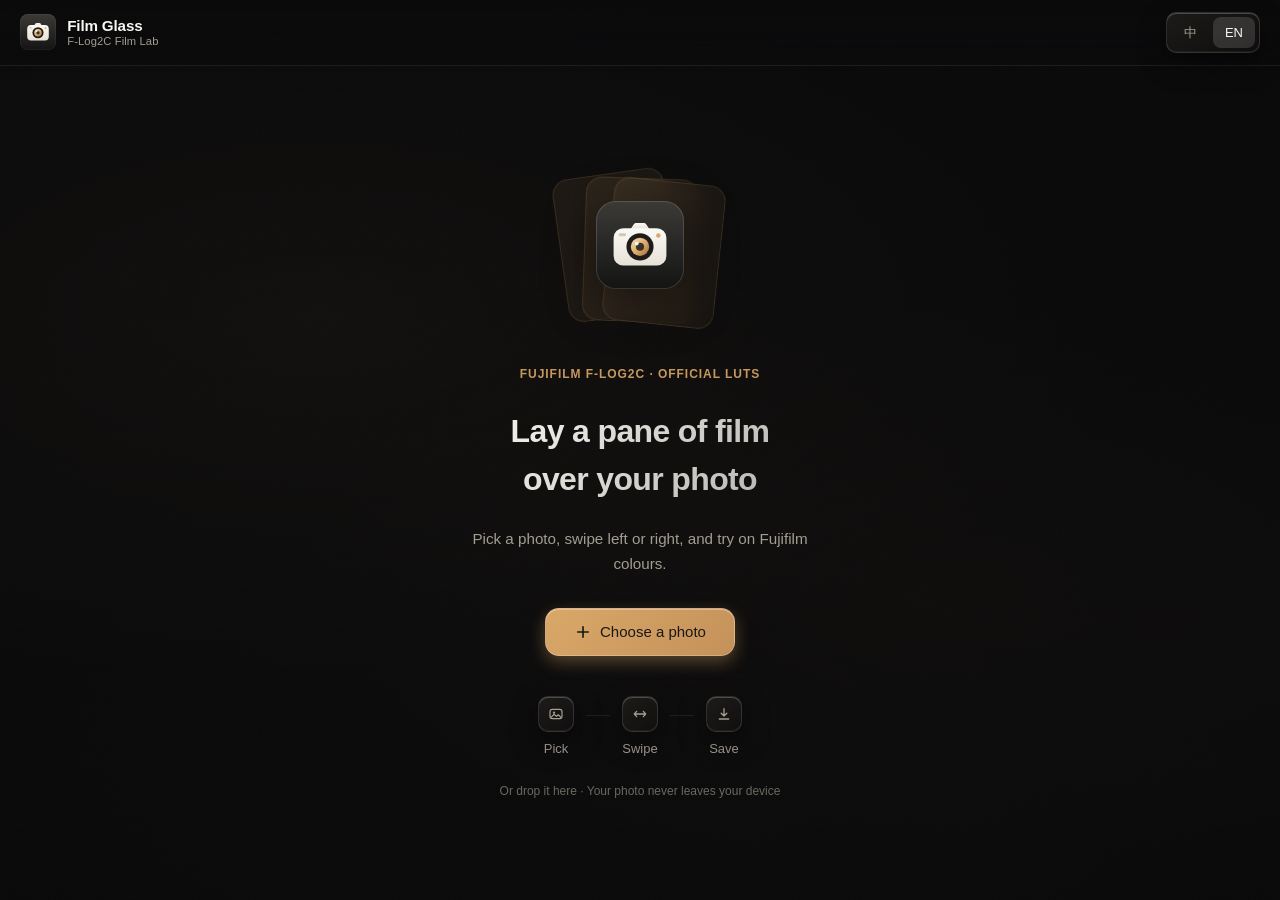
<file: index.html>
<!DOCTYPE html>
<html lang="zh-CN">
<head>
    <meta charset="UTF-8">
    <meta name="viewport" content="width=device-width, initial-scale=1, viewport-fit=cover">
    <meta name="theme-color" content="#0b0b0c">
    <meta name="apple-mobile-web-app-capable" content="yes">
    <meta name="apple-mobile-web-app-status-bar-style" content="black-translucent">
    <title>Film Glass · F-Log2C</title>
    <link rel="icon" href="assets/app-icon.svg" type="image/svg+xml">
    <link rel="apple-touch-icon" href="assets/app-icon.svg">
    <link rel="stylesheet" href="css/style.css">
</head>
<body class="is-empty">
    <svg width="0" height="0" style="position:absolute" aria-hidden="true">
        <defs>
            <linearGradient id="tile-grad" x1="0" y1="0" x2="0" y2="1">
                <stop offset="0" stop-color="#3b3a37"/>
                <stop offset="1" stop-color="#141413"/>
            </linearGradient>
            <linearGradient id="lens-grad" x1="0" y1="0" x2="1" y2="1">
                <stop offset="0" stop-color="#f6e2b8"/>
                <stop offset="0.55" stop-color="#d9a868"/>
                <stop offset="1" stop-color="#9c6a3a"/>
            </linearGradient>
            <linearGradient id="body-grad" x1="0" y1="0" x2="0" y2="1">
                <stop offset="0" stop-color="#fbf9f4"/>
                <stop offset="1" stop-color="#e7e2d8"/>
            </linearGradient>
        </defs>
        <symbol id="app-icon" viewBox="0 0 120 120">
            <rect width="120" height="120" rx="27" fill="url(#tile-grad)"/>
            <rect x="0.75" y="0.75" width="118.5" height="118.5" rx="26.3" fill="none" stroke="rgba(255,255,255,0.14)" stroke-width="1.5"/>
            <path d="M47 38.5 51.6 31.8c.8-1.2 2.1-1.8 3.5-1.8h9.8c1.4 0 2.7.7 3.5 1.8L73 38.5Z" fill="url(#body-grad)"/>
            <rect x="24" y="37" width="72" height="51" rx="13" fill="url(#body-grad)"/>
            <circle cx="60" cy="62.5" r="18.5" fill="#1d1c1a"/>
            <circle cx="60" cy="62.5" r="12.5" fill="url(#lens-grad)"/>
            <circle cx="60" cy="62.5" r="5.5" fill="#1d1c1a" opacity="0.85"/>
            <circle cx="55.6" cy="58" r="2.6" fill="#fff" opacity="0.9"/>
            <circle cx="85" cy="47" r="3" fill="#d9a868"/>
            <rect x="31" y="44" width="10" height="4" rx="2" fill="#cfc8bb"/>
        </symbol>
        <symbol id="i-plus" viewBox="0 0 24 24"><path d="M12 5v14M5 12h14" fill="none" stroke="currentColor" stroke-width="2.2" stroke-linecap="round"/></symbol>
        <symbol id="i-photo" viewBox="0 0 24 24"><rect x="3" y="5" width="18" height="14" rx="3.5" fill="none" stroke="currentColor" stroke-width="1.8"/><circle cx="9" cy="10" r="1.7" fill="currentColor"/><path d="m4.5 17 4.8-4.6 3.4 3.1 2.6-2.3 4.2 3.8" fill="none" stroke="currentColor" stroke-width="1.8" stroke-linejoin="round" stroke-linecap="round"/></symbol>
        <symbol id="i-swipe" viewBox="0 0 24 24"><path d="M7 8 3.5 12 7 16M17 8l3.5 4-3.5 4M4 12h16" fill="none" stroke="currentColor" stroke-width="1.9" stroke-linecap="round" stroke-linejoin="round"/></symbol>
        <symbol id="i-save" viewBox="0 0 24 24"><path d="M12 4v11m0 0-4.2-4.2M12 15l4.2-4.2M5 19.5h14" fill="none" stroke="currentColor" stroke-width="2" stroke-linecap="round" stroke-linejoin="round"/></symbol>
        <symbol id="i-sliders" viewBox="0 0 24 24"><path d="M5 7h9m4 0h1M5 17h1m4 0h9" fill="none" stroke="currentColor" stroke-width="1.9" stroke-linecap="round"/><circle cx="16" cy="7" r="2.3" fill="none" stroke="currentColor" stroke-width="1.9"/><circle cx="8" cy="17" r="2.3" fill="none" stroke="currentColor" stroke-width="1.9"/></symbol>
        <symbol id="i-compare" viewBox="0 0 24 24"><circle cx="12" cy="12" r="8" fill="none" stroke="currentColor" stroke-width="1.9"/><path d="M12 4a8 8 0 0 1 0 16Z" fill="currentColor"/></symbol>
        <symbol id="i-chevron-up" viewBox="0 0 24 24"><path d="m7 14 5-5 5 5" fill="none" stroke="currentColor" stroke-width="2" stroke-linecap="round" stroke-linejoin="round"/></symbol>
        <symbol id="i-left" viewBox="0 0 24 24"><path d="m14.5 6-6 6 6 6" fill="none" stroke="currentColor" stroke-width="2.2" stroke-linecap="round" stroke-linejoin="round"/></symbol>
        <symbol id="i-right" viewBox="0 0 24 24"><path d="m9.5 6 6 6-6 6" fill="none" stroke="currentColor" stroke-width="2.2" stroke-linecap="round" stroke-linejoin="round"/></symbol>
        <symbol id="i-close" viewBox="0 0 24 24"><path d="m7 7 10 10M17 7 7 17" fill="none" stroke="currentColor" stroke-width="2" stroke-linecap="round"/></symbol>
        <symbol id="i-check" viewBox="0 0 24 24"><path d="m6 12.5 4 4 8-9" fill="none" stroke="currentColor" stroke-width="2.4" stroke-linecap="round" stroke-linejoin="round"/></symbol>
        <symbol id="i-strength" viewBox="0 0 24 24"><rect x="4" y="6" width="11" height="12" rx="2.5" fill="none" stroke="currentColor" stroke-width="1.8"/><rect x="9" y="4" width="11" height="12" rx="2.5" fill="currentColor" opacity="0.45"/></symbol>
        <symbol id="i-contrast" viewBox="0 0 24 24"><circle cx="12" cy="12" r="8" fill="none" stroke="currentColor" stroke-width="1.8"/><path d="M12 4v16a8 8 0 0 0 0-16Z" fill="currentColor"/></symbol>
        <symbol id="i-colour" viewBox="0 0 24 24"><path d="M12 3.5c3.2 4 5.5 7 5.5 10a5.5 5.5 0 0 1-11 0c0-3 2.3-6 5.5-10Z" fill="none" stroke="currentColor" stroke-width="1.8" stroke-linejoin="round"/><path d="M9 14a3 3 0 0 0 3 3" fill="none" stroke="currentColor" stroke-width="1.8" stroke-linecap="round"/></symbol>
        <symbol id="i-reset" viewBox="0 0 24 24"><path d="M5 12a7 7 0 1 0 2.1-5M5 4.5V8h3.5" fill="none" stroke="currentColor" stroke-width="1.9" stroke-linecap="round" stroke-linejoin="round"/></symbol>
    </svg>

    <div class="ambient" aria-hidden="true">
        <div class="aurora"></div>
        <canvas id="ambient-canvas" width="48" height="32"></canvas>
        <div class="grain"></div>
    </div>

    <header class="topbar">
        <a class="brand" href="./" aria-label="Film Glass">
            <svg class="brand-icon"><use href="#app-icon"/></svg>
            <span class="brand-text">
                <strong>Film Glass</strong>
                <span data-i18n="brandSub">F-Log2C 胶片实验室</span>
            </span>
        </a>
        <div class="top-actions">
            <button id="new-photo-btn" class="glass glass-btn compact" type="button" hidden>
                <svg class="icon"><use href="#i-photo"/></svg>
                <span data-i18n="newPhoto">换照片</span>
            </button>
            <div class="glass segmented lang-switch" role="group" data-i18n-aria="language">
                <span class="seg-thumb"></span>
                <button type="button" data-lang="zh">中</button>
                <button type="button" data-lang="en">EN</button>
            </div>
        </div>
    </header>

    <main class="main">
        <section id="welcome" class="welcome">
            <div class="hero-art" aria-hidden="true">
                <div class="hero-pane pane-1"></div>
                <div class="hero-pane pane-2"></div>
                <div class="hero-pane pane-3"></div>
                <svg class="hero-icon"><use href="#app-icon"/></svg>
            </div>
            <p class="eyebrow" data-i18n="heroEyebrow">FUJIFILM F-Log2C · 官方 LUT</p>
            <h1 data-i18n="heroTitle">给照片盖上一层胶片玻璃</h1>
            <p class="hero-sub" data-i18n="heroSub">选一张照片，左右滑一滑，就能换上富士胶片的颜色。</p>
            <label for="file-input" class="glass-btn primary hero-btn" tabindex="0" role="button">
                <svg class="icon"><use href="#i-plus"/></svg>
                <span data-i18n="choosePhoto">选择照片</span>
            </label>
            <ol class="steps">
                <li><span class="glass step-icon"><svg class="icon"><use href="#i-photo"/></svg></span><span data-i18n="step1">选照片</span></li>
                <li class="step-line" aria-hidden="true"></li>
                <li><span class="glass step-icon"><svg class="icon"><use href="#i-swipe"/></svg></span><span data-i18n="step2">左右滑</span></li>
                <li class="step-line" aria-hidden="true"></li>
                <li><span class="glass step-icon"><svg class="icon"><use href="#i-save"/></svg></span><span data-i18n="step3">保存</span></li>
            </ol>
            <p class="hint" data-i18n="dropHint">也可以把照片拖进来 · 照片只在你的设备上处理，不会上传</p>
            <input type="file" id="file-input" accept="image/*" hidden>
        </section>

        <section id="studio" class="studio" hidden>
            <div class="stage" id="stage">
                <div class="canvas-wrap" id="canvas-wrap">
                    <canvas id="gl-canvas"></canvas>
                    <div class="photo-rim" aria-hidden="true"></div>
                    <div class="pane-label glass" id="pane-label" aria-hidden="true">
                        <span class="pane-cat" id="pane-cat"></span>
                        <strong class="pane-name" id="pane-name"></strong>
                        <span class="pane-progress" id="pane-progress"></span>
                    </div>
                    <div class="swipe-hint glass" id="swipe-hint" hidden>
                        <span class="hint-hand"></span>
                        <span data-i18n="swipeHint">左右滑动，换一块胶片</span>
                    </div>
                    <div class="compare-badge glass" id="compare-badge" data-i18n="original">原图</div>
                </div>
                <button class="glass nav-arrow prev" id="prev-btn" type="button" data-i18n-aria="prev"><svg class="icon"><use href="#i-left"/></svg></button>
                <button class="glass nav-arrow next" id="next-btn" type="button" data-i18n-aria="next"><svg class="icon"><use href="#i-right"/></svg></button>
                <div class="glass page-dots" id="page-dots" aria-hidden="true"></div>
            </div>

            <aside class="inspector glass" id="inspector">
                <div class="inspector-head">
                    <h2 data-i18n="adjust">调整</h2>
                    <button class="glass-btn ghost compact" id="reset-btn" type="button">
                        <svg class="icon"><use href="#i-reset"/></svg>
                        <span data-i18n="reset">恢复默认</span>
                    </button>
                </div>

                <div class="control source-control">
                    <span class="control-label" data-i18n="source">照片类型</span>
                    <div class="glass segmented source-switch" role="group">
                        <span class="seg-thumb"></span>
                        <button type="button" data-source="photo" data-i18n="sourcePhoto">普通照片</button>
                        <button type="button" data-source="log" data-i18n="sourceLog">Log 素材</button>
                    </div>
                </div>

                <div class="control slider-control" data-param="intensity">
                    <div class="slider-head">
                        <svg class="icon"><use href="#i-strength"/></svg>
                        <span data-i18n="intensity">效果强度</span>
                        <output id="intensity-value">100</output>
                    </div>
                    <input class="liquid-range" type="range" id="intensity-slider" min="0" max="100" step="1" value="100" data-default="100">
                </div>

                <div class="control slider-control" data-param="contrast">
                    <div class="slider-head">
                        <svg class="icon"><use href="#i-contrast"/></svg>
                        <span data-i18n="contrast">明暗对比</span>
                        <output id="contrast-value">0</output>
                    </div>
                    <input class="liquid-range bipolar" type="range" id="contrast-slider" min="-50" max="50" step="1" value="0" data-default="0">
                </div>

                <div class="control slider-control" data-param="saturation">
                    <div class="slider-head">
                        <svg class="icon"><use href="#i-colour"/></svg>
                        <span data-i18n="saturation">色彩浓度</span>
                        <output id="saturation-value">0</output>
                    </div>
                    <input class="liquid-range bipolar" type="range" id="saturation-slider" min="-100" max="100" step="1" value="0" data-default="0">
                </div>

                <p class="note" data-i18n="note">预览为近似效果</p>
            </aside>

            <nav class="dock glass" id="dock">
                <button class="style-pill" id="style-btn" type="button" aria-haspopup="dialog" aria-expanded="false">
                    <canvas class="style-chip" id="style-chip" width="72" height="72"></canvas>
                    <span class="style-text">
                        <small data-i18n="filmStyle">胶片风格</small>
                        <strong id="style-name">原图</strong>
                    </span>
                    <svg class="icon chevron"><use href="#i-chevron-up"/></svg>
                </button>
                <div class="dock-actions">
                    <button class="glass-btn icon-only adjust-toggle" id="adjust-btn" type="button" aria-pressed="false">
                        <svg class="icon"><use href="#i-sliders"/></svg>
                        <span data-i18n="adjust">调整</span>
                    </button>
                    <button class="glass-btn icon-only" id="compare-btn" type="button">
                        <svg class="icon"><use href="#i-compare"/></svg>
                        <span class="label-long" data-i18n="compare">按住看原图</span>
                        <span class="label-short" data-i18n="compareShort">原图</span>
                    </button>
                    <button class="glass-btn primary" id="download-btn" type="button">
                        <svg class="icon"><use href="#i-save"/></svg>
                        <span data-i18n="save">保存</span>
                    </button>
                </div>
            </nav>

            <div class="menu-scrim" id="menu-scrim" hidden></div>
            <div class="style-menu glass" id="style-menu" role="dialog" aria-modal="true" hidden>
                <div class="menu-grabber" aria-hidden="true"></div>
                <div class="menu-head">
                    <h2 data-i18n="chooseStyle">选择胶片风格</h2>
                    <button class="glass-btn round" id="menu-close" type="button" data-i18n-aria="close"><svg class="icon"><use href="#i-close"/></svg></button>
                </div>
                <div class="glass segmented cat-tabs" id="cat-tabs" role="tablist">
                    <span class="seg-thumb"></span>
                </div>
                <div class="style-list" id="style-list"></div>
                <button class="menu-original" id="menu-original" type="button">
                    <svg class="icon"><use href="#i-compare"/></svg>
                    <span data-i18n="backToOriginal">回到原图</span>
                </button>
            </div>
        </section>
    </main>

    <div class="drop-veil" id="drop-veil" hidden>
        <div class="glass drop-card">
            <svg class="icon"><use href="#i-photo"/></svg>
            <span data-i18n="dropVeil">松手，放下照片</span>
        </div>
    </div>

    <div class="toast glass" id="toast" role="status" aria-live="polite"></div>

    <script src="js/i18n.js"></script>
    <script src="js/renderer.js"></script>
    <script src="js/main.js"></script>
</body>
</html>
</file>
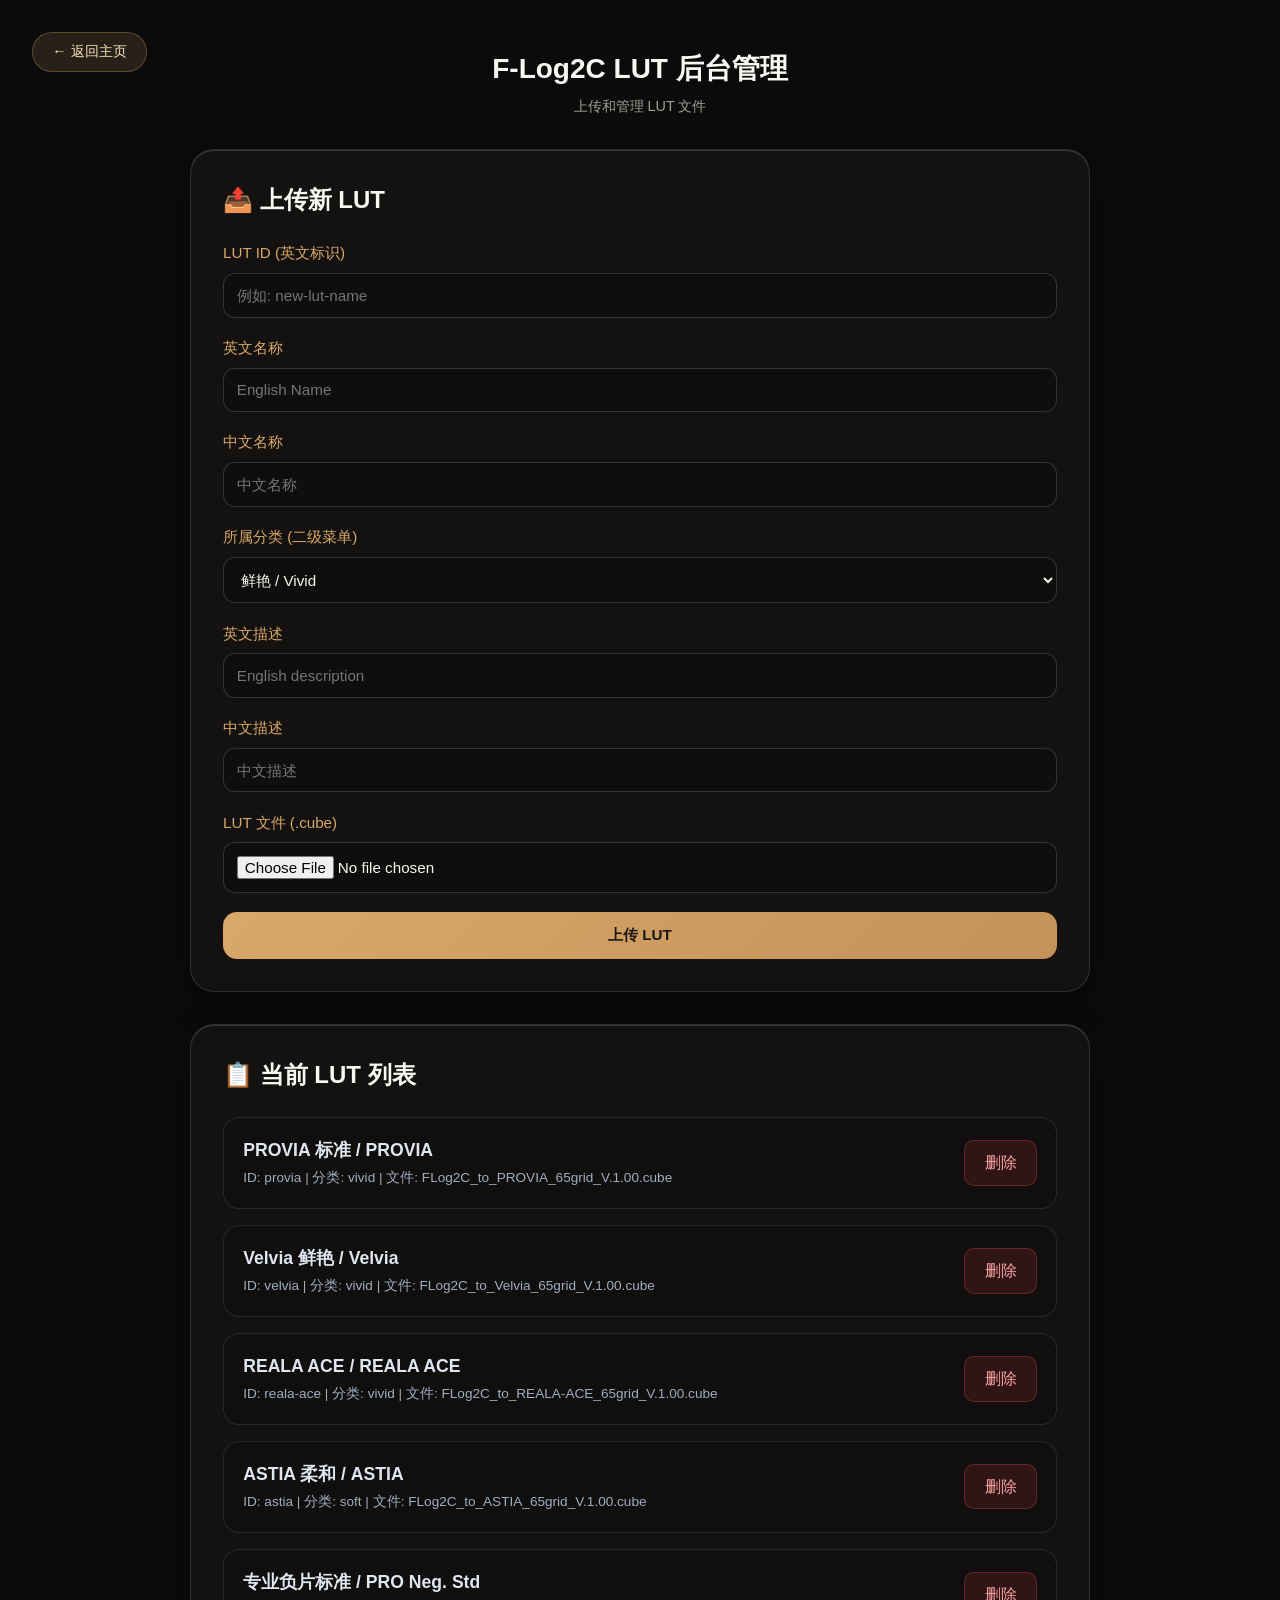
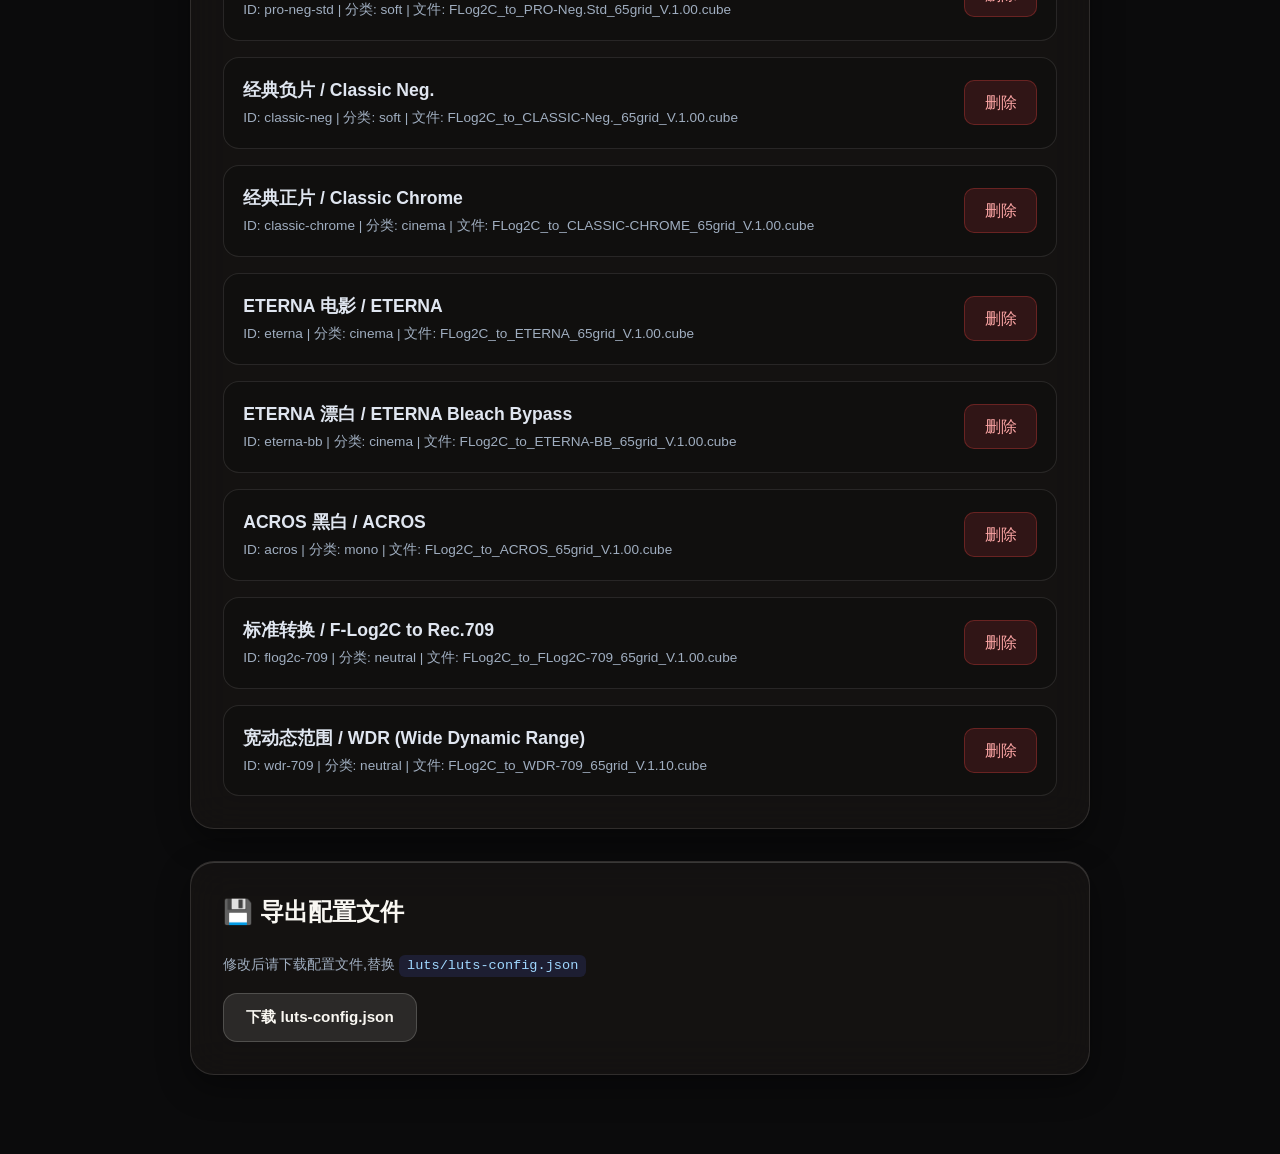
<file: admin/index.html>
<!DOCTYPE html>
<html lang="zh">
<head>
    <meta charset="UTF-8">
    <meta name="viewport" content="width=device-width, initial-scale=1.0">
    <title>F-Log2C LUT 后台管理</title>
    <link rel="stylesheet" href="../css/style.css">
    <link rel="stylesheet" href="admin.css">
</head>
<body>
    <div class="header">
        <div class="header-content">
            <h1>F-Log2C LUT 后台管理</h1>
            <p class="subtitle">上传和管理 LUT 文件</p>
        </div>
        <a href="../index.html" class="back-btn">← 返回主页</a>
    </div>

    <div class="container">
        <div class="admin-panel">
            <div class="section">
                <h2>📤 上传新 LUT</h2>
                <div class="upload-form">
                    <div class="form-group">
                        <label>LUT ID (英文标识)</label>
                        <input type="text" id="lut-id" placeholder="例如: new-lut-name">
                    </div>
                    
                    <div class="form-group">
                        <label>英文名称</label>
                        <input type="text" id="name-en" placeholder="English Name">
                    </div>
                    
                    <div class="form-group">
                        <label>中文名称</label>
                        <input type="text" id="name-zh" placeholder="中文名称">
                    </div>
                    
                    <div class="form-group">
                        <label>所属分类 (二级菜单)</label>
                        <select id="lut-category">
                            <option value="vivid">鲜艳 / Vivid</option>
                            <option value="soft">柔和 / Soft</option>
                            <option value="cinema">电影 / Cinema</option>
                            <option value="mono">黑白 / Mono</option>
                            <option value="neutral">中性 / Neutral</option>
                        </select>
                    </div>

                    <div class="form-group">
                        <label>英文描述</label>
                        <input type="text" id="desc-en" placeholder="English description">
                    </div>
                    
                    <div class="form-group">
                        <label>中文描述</label>
                        <input type="text" id="desc-zh" placeholder="中文描述">
                    </div>
                    
                    <div class="form-group">
                        <label>LUT 文件 (.cube)</label>
                        <input type="file" id="lut-file" accept=".cube">
                    </div>
                    
                    <button id="upload-btn" class="btn btn-primary">上传 LUT</button>
                </div>
            </div>

            <div class="section">
                <h2>📋 当前 LUT 列表</h2>
                <div id="lut-list" class="lut-list"></div>
            </div>

            <div class="section">
                <h2>💾 导出配置文件</h2>
                <p class="note">修改后请下载配置文件,替换 <code>luts/luts-config.json</code></p>
                <button id="export-btn" class="btn btn-secondary">下载 luts-config.json</button>
            </div>
        </div>
    </div>

    <div id="message" class="message"></div>

    <script src="admin.js"></script>
</body>
</html>
</file>
<file: css/style.css>
:root {
    --bg: #0b0b0c;
    --ink: #f9f7f2;
    --ink-dim: #a39e92;
    --ink-dimmer: #6b6861;
    --accent: #d9a868;
    --hairline: rgba(249, 247, 242, 0.08);
    --glass-bg: rgba(20, 18, 16, 0.65);
    --glass-border: rgba(249, 247, 242, 0.12);
    --glass-highlight: rgba(255, 255, 255, 0.18);
}

* {
    margin: 0;
    padding: 0;
    box-sizing: border-box;
}

[hidden] {
    display: none !important;
}

html, body {
    width: 100%;
    height: 100%;
    height: 100dvh;
    overflow: hidden;
    font-family: -apple-system, BlinkMacSystemFont, "Segoe UI", Roboto, "Helvetica Neue", Arial, sans-serif;
    background: var(--bg);
    color: var(--ink);
    line-height: 1.5;
    -webkit-font-smoothing: antialiased;
    -moz-osx-font-smoothing: grayscale;
}

body {
    display: grid;
    grid-template-rows: auto 1fr;
}

.main {
    position: relative;
    overflow: hidden;
}

button {
    font: inherit;
    background: none;
    border: none;
    cursor: pointer;
    color: inherit;
}

input[type="file"] {
    position: absolute;
    width: 1px;
    height: 1px;
    opacity: 0;
    pointer-events: none;
}

.ambient {
    position: fixed;
    inset: 0;
    z-index: 0;
    pointer-events: none;
    transition: opacity 0.6s ease-out;
}

body:not(.is-empty) .ambient {
    opacity: 0.15;
}

.aurora {
    position: absolute;
    inset: 0;
    opacity: 0.35;
    background: radial-gradient(ellipse 90% 60% at 25% 35%, rgba(217, 168, 104, 0.12), transparent 70%),
                radial-gradient(ellipse 80% 50% at 75% 65%, rgba(156, 106, 58, 0.09), transparent 65%),
                radial-gradient(ellipse 100% 70% at 50% 80%, rgba(91, 82, 72, 0.08), transparent 75%);
    animation: drift 18s ease-in-out infinite;
}

@keyframes drift {
    0%, 100% { transform: translate(0, 0) scale(1); }
    33% { transform: translate(-2%, 3%) scale(1.02); }
    66% { transform: translate(3%, -2%) scale(0.98); }
}

#ambient-canvas {
    position: absolute;
    inset: 0;
    width: 100%;
    height: 100%;
    object-fit: cover;
    filter: blur(80px) saturate(1.4);
    opacity: 0.6;
}

.grain {
    position: absolute;
    inset: 0;
    background-image: url('data:image/svg+xml,<svg xmlns="http://www.w3.org/2000/svg" width="200" height="200"><filter id="n"><feTurbulence baseFrequency="0.9" numOctaves="3"/></filter><rect width="200" height="200" filter="url(%23n)" opacity="0.35"/></svg>');
    background-repeat: repeat;
    opacity: 0.03;
    pointer-events: none;
}

.topbar {
    position: relative;
    z-index: 100;
    display: flex;
    align-items: center;
    justify-content: space-between;
    padding: 0.75rem 1.25rem;
    background: linear-gradient(180deg, rgba(11, 11, 12, 0.95), rgba(11, 11, 12, 0.75));
    backdrop-filter: blur(20px) saturate(1.6);
    border-bottom: 1px solid var(--hairline);
}

.brand {
    display: flex;
    align-items: center;
    gap: 0.7rem;
    text-decoration: none;
    color: inherit;
    transition: opacity 0.2s;
}

.brand:hover {
    opacity: 0.75;
}

.brand-icon {
    width: 2.25rem;
    height: 2.25rem;
    flex-shrink: 0;
}

.brand-text {
    display: flex;
    flex-direction: column;
    line-height: 1.2;
}

.brand-text strong {
    font-size: 0.95rem;
    font-weight: 600;
    letter-spacing: -0.01em;
}

.brand-text span {
    font-size: 0.7rem;
    color: var(--ink-dim);
    letter-spacing: 0.01em;
}

.top-actions {
    display: flex;
    align-items: center;
    gap: 0.6rem;
}

.glass {
    background: linear-gradient(145deg, rgba(38, 35, 31, 0.68), rgba(18, 17, 16, 0.58));
    backdrop-filter: blur(28px) saturate(1.85);
    -webkit-backdrop-filter: blur(28px) saturate(1.85);
    border: 1px solid var(--glass-border);
    box-shadow: inset 0 1px 0 rgba(255, 255, 255, 0.22),
                inset 0 -1px 0 rgba(255, 255, 255, 0.05),
                0 10px 28px rgba(0, 0, 0, 0.42);
}

.glass-btn {
    position: relative;
    display: inline-flex;
    align-items: center;
    justify-content: center;
    gap: 0.5rem;
    padding: 0.55rem 1rem;
    border-radius: 14px;
    background: linear-gradient(145deg, rgba(255, 255, 255, 0.1), rgba(255, 255, 255, 0.03));
    backdrop-filter: blur(20px) saturate(1.6);
    -webkit-backdrop-filter: blur(20px) saturate(1.6);
    border: 1px solid rgba(249, 247, 242, 0.14);
    box-shadow: inset 0 1px 0 rgba(255, 255, 255, 0.22),
                0 4px 12px rgba(0, 0, 0, 0.28);
    font-size: 0.875rem;
    font-weight: 500;
    transition: transform 0.18s cubic-bezier(0.22, 1, 0.36, 1), box-shadow 0.18s, background 0.18s, border-color 0.18s;
}

.glass-btn:hover {
    background: linear-gradient(145deg, rgba(255, 255, 255, 0.15), rgba(255, 255, 255, 0.05));
    border-color: rgba(249, 247, 242, 0.22);
}

.glass-btn:active {
    transform: scale(0.97);
}

.glass-btn.compact {
    padding: 0.45rem 0.75rem;
    font-size: 0.8125rem;
}

.glass-btn.ghost {
    background: transparent;
    border-color: transparent;
    box-shadow: none;
}

.glass-btn.ghost:hover {
    background: rgba(249, 247, 242, 0.05);
    border-color: var(--hairline);
}

.glass-btn.primary {
    background: linear-gradient(135deg, #d9a868, #c4915a);
    color: #1a1816;
    border-color: rgba(255, 255, 255, 0.2);
    box-shadow: inset 0 1px 0 rgba(255, 255, 255, 0.3),
                0 6px 16px rgba(217, 168, 104, 0.35);
}

.glass-btn.primary:hover {
    box-shadow: inset 0 1px 0 rgba(255, 255, 255, 0.3),
                0 8px 20px rgba(217, 168, 104, 0.45);
}

.glass-btn.round {
    width: 2rem;
    height: 2rem;
    padding: 0;
    border-radius: 50%;
    justify-content: center;
}

.glass-btn.icon-only .icon {
    margin: 0;
}

.label-short {
    display: none;
}

.icon {
    width: 1.125rem;
    height: 1.125rem;
    flex-shrink: 0;
    stroke-width: 1.8;
}

.segmented {
    position: relative;
    display: inline-flex;
    padding: 0.25rem;
    border-radius: 10px;
    gap: 0.125rem;
}

.seg-thumb {
    position: absolute;
    top: 0.25rem;
    bottom: 0.25rem;
    background: rgba(249, 247, 242, 0.14);
    border-radius: 8px;
    transition: left 0.3s cubic-bezier(0.4, 0, 0.2, 1),
                width 0.3s cubic-bezier(0.4, 0, 0.2, 1);
    pointer-events: none;
}

.segmented button {
    position: relative;
    z-index: 1;
    padding: 0.35rem 0.75rem;
    font-size: 0.8125rem;
    font-weight: 500;
    color: var(--ink-dim);
    border-radius: 8px;
    transition: color 0.2s;
}

.segmented button.active {
    color: var(--ink);
}

.lang-switch button {
    min-width: 2.5rem;
}

.welcome {
    position: relative;
    display: flex;
    flex-direction: column;
    align-items: center;
    justify-content: center;
    padding: 3rem 2rem;
    text-align: center;
    gap: 1.5rem;
    height: 100%;
}

.hero-art {
    position: relative;
    width: 10rem;
    height: 10rem;
    margin-bottom: 1rem;
}

.hero-pane {
    position: absolute;
    width: 7rem;
    height: 9rem;
    border-radius: 16px;
    background: linear-gradient(135deg, rgba(217, 168, 104, 0.08), rgba(156, 106, 58, 0.06));
    border: 1px solid rgba(217, 168, 104, 0.15);
    backdrop-filter: blur(10px);
    animation: float 8s ease-in-out infinite;
}

.hero-pane.pane-1 {
    top: 0.5rem;
    left: 0;
    transform: rotate(-8deg);
    animation-delay: 0s;
}

.hero-pane.pane-2 {
    top: 0.8rem;
    left: 1.5rem;
    transform: rotate(2deg);
    animation-delay: -2.7s;
}

.hero-pane.pane-3 {
    top: 1rem;
    left: 3rem;
    transform: rotate(6deg);
    animation-delay: -5.4s;
}

@keyframes float {
    0%, 100% { transform: translateY(0) rotate(var(--r, 0deg)); }
    50% { transform: translateY(-8px) rotate(calc(var(--r, 0deg) + 2deg)); }
}

.hero-icon {
    position: absolute;
    top: 50%;
    left: 50%;
    width: 5.5rem;
    height: 5.5rem;
    transform: translate(-50%, -50%);
    filter: drop-shadow(0 12px 24px rgba(0, 0, 0, 0.5));
}

.eyebrow {
    font-size: 0.75rem;
    font-weight: 600;
    letter-spacing: 0.08em;
    text-transform: uppercase;
    color: var(--accent);
    opacity: 0.9;
}

.welcome h1 {
    font-size: 2rem;
    font-weight: 700;
    letter-spacing: -0.02em;
    background: linear-gradient(135deg, var(--ink), rgba(249, 247, 242, 0.7));
    -webkit-background-clip: text;
    background-clip: text;
    -webkit-text-fill-color: transparent;
    max-width: 20rem;
}

.hero-sub {
    font-size: 0.95rem;
    color: var(--ink-dim);
    max-width: 22rem;
    line-height: 1.6;
}

.hero-btn {
    margin-top: 0.5rem;
    padding: 0.75rem 1.75rem;
    font-size: 0.9375rem;
}

.steps {
    display: flex;
    align-items: center;
    gap: 0.75rem;
    list-style: none;
    margin-top: 1rem;
}

.steps li {
    display: flex;
    flex-direction: column;
    align-items: center;
    gap: 0.4rem;
    font-size: 0.8125rem;
    color: var(--ink-dim);
}

.step-icon {
    width: 2.25rem;
    height: 2.25rem;
    display: flex;
    align-items: center;
    justify-content: center;
    border-radius: 10px;
}

.step-icon .icon {
    width: 1rem;
    height: 1rem;
}

.step-line {
    width: 1.5rem;
    height: 1px;
    background: var(--hairline);
    margin-bottom: 1.5rem;
}

.hint {
    font-size: 0.75rem;
    color: var(--ink-dimmer);
    max-width: 24rem;
}

.studio {
    position: relative;
    display: grid;
    grid-template-columns: 1fr auto;
    grid-template-rows: minmax(0, 1fr) auto;
    gap: 0.875rem 1rem;
    padding: 0.875rem 1.25rem 1.1rem;
    height: 100%;
    overflow: hidden;
}

.studio.inspector-collapsed {
    grid-template-columns: 1fr;
}

.studio.inspector-collapsed .inspector {
    display: none;
}

.stage {
    position: relative;
    grid-column: 1;
    grid-row: 1;
    min-width: 0;
    min-height: 0;
    display: flex;
    align-items: center;
    justify-content: center;
    overflow: hidden;
    user-select: none;
    -webkit-user-select: none;
}

.canvas-wrap {
    position: relative;
    display: flex;
    align-items: center;
    justify-content: center;
    border-radius: 14px;
    touch-action: none;
    cursor: grab;
}

.canvas-wrap.is-dragging {
    cursor: grabbing;
}

#gl-canvas {
    display: block;
    border-radius: 14px;
    box-shadow: 0 20px 60px rgba(0, 0, 0, 0.6),
                0 0 0 1px rgba(249, 247, 242, 0.08);
}

.photo-rim {
    position: absolute;
    inset: 0;
    border-radius: 14px;
    pointer-events: none;
    box-shadow: inset 0 1px 0 rgba(255, 255, 255, 0.26),
                inset 0 0 0 1px rgba(255, 255, 255, 0.09);
    background: linear-gradient(135deg, rgba(255, 255, 255, 0.07), transparent 36%, transparent 64%, rgba(255, 255, 255, 0.03));
}

.pane-label {
    position: absolute;
    top: 1rem;
    left: 50%;
    transform: translateX(-50%);
    padding: 0.5rem 1rem;
    border-radius: 10px;
    pointer-events: none;
    opacity: 0;
    transition: opacity 0.3s;
}

.pane-label.show {
    opacity: 1;
}

.pane-cat {
    font-size: 0.7rem;
    font-weight: 600;
    text-transform: uppercase;
    letter-spacing: 0.06em;
    color: var(--accent);
    opacity: 0.9;
}

.pane-name {
    display: block;
    font-size: 0.9rem;
    font-weight: 600;
}

.pane-progress {
    font-size: 0.75rem;
    color: var(--ink-dim);
}

.swipe-hint {
    position: absolute;
    bottom: 1.5rem;
    left: 50%;
    transform: translateX(-50%);
    padding: 0.5rem 1rem;
    border-radius: 10px;
    font-size: 0.8125rem;
    display: flex;
    align-items: center;
    gap: 0.5rem;
    animation: hint-pulse 2s ease-in-out infinite;
}

@keyframes hint-pulse {
    0%, 100% { opacity: 0.7; transform: translateX(-50%) translateY(0); }
    50% { opacity: 1; transform: translateX(-50%) translateY(-4px); }
}

.hint-hand {
    font-size: 1.125rem;
}

.hint-hand::before {
    content: '👆';
    animation: swipe-demo 2s ease-in-out infinite;
}

@keyframes swipe-demo {
    0%, 100% { transform: translateX(0); }
    25% { transform: translateX(-8px); }
    75% { transform: translateX(8px); }
}

.compare-badge {
    position: absolute;
    top: 1rem;
    right: 1rem;
    padding: 0.4rem 0.75rem;
    border-radius: 8px;
    font-size: 0.75rem;
    font-weight: 600;
    opacity: 0;
    pointer-events: none;
    transition: opacity 0.2s;
}

.compare-badge.show {
    opacity: 1;
}

.nav-arrow {
    position: absolute;
    top: 50%;
    transform: translateY(-50%);
    width: 2.5rem;
    height: 2.5rem;
    border-radius: 50%;
    opacity: 0;
    pointer-events: none;
    transition: opacity 0.3s;
}

.nav-arrow.prev {
    left: 1rem;
}

.nav-arrow.next {
    right: 1rem;
}

.studio:hover .nav-arrow {
    opacity: 0.6;
    pointer-events: auto;
}

.nav-arrow:hover {
    opacity: 1;
}

.page-dots {
    position: absolute;
    bottom: 1rem;
    left: 50%;
    transform: translateX(-50%);
    display: flex;
    gap: 0.375rem;
    padding: 0.375rem 0.75rem;
    border-radius: 20px;
    z-index: 5;
}

.page-dots span {
    width: 0.375rem;
    height: 0.375rem;
    border-radius: 50%;
    background: rgba(249, 247, 242, 0.25);
    cursor: pointer;
    transition: background 0.3s, transform 0.3s;
}

.page-dots span.active {
    background: var(--accent);
    transform: scale(1.2);
}

.inspector {
    grid-column: 2;
    grid-row: 1 / 2;
    width: 18.5rem;
    padding: 1.15rem;
    border-radius: 20px;
    display: flex;
    flex-direction: column;
    gap: 1rem;
    overflow-y: auto;
    align-self: center;
    max-height: 100%;
}

.inspector-head {
    display: flex;
    align-items: center;
    justify-content: space-between;
}

.inspector h2 {
    font-size: 1rem;
    font-weight: 600;
}

.control {
    display: flex;
    flex-direction: column;
    gap: 0.55rem;
    padding: 0.75rem 0.85rem;
    border-radius: 14px;
    background: linear-gradient(145deg, rgba(255, 255, 255, 0.055), rgba(255, 255, 255, 0.015));
    border: 1px solid rgba(249, 247, 242, 0.08);
    box-shadow: inset 0 1px 0 rgba(255, 255, 255, 0.1);
}

.control-label {
    font-size: 0.8125rem;
    font-weight: 500;
    color: var(--ink-dim);
}

.source-switch button {
    font-size: 0.75rem;
    padding: 0.4rem 0.65rem;
}

.slider-head {
    display: flex;
    align-items: center;
    gap: 0.5rem;
    font-size: 0.8125rem;
}

.slider-head .icon {
    width: 1rem;
    height: 1rem;
    color: var(--ink-dim);
}

.slider-head span {
    flex: 1;
}

.slider-head output {
    font-weight: 600;
    font-variant-numeric: tabular-nums;
    color: var(--accent);
}

.liquid-range {
    -webkit-appearance: none;
    appearance: none;
    width: 100%;
    height: 2rem;
    background: transparent;
    cursor: pointer;
    position: relative;
}

.liquid-range::-webkit-slider-runnable-track {
    width: 100%;
    height: 0.42rem;
    background: var(--track-fill, rgba(249, 247, 242, 0.12));
    border-radius: 999px;
    border: 1px solid rgba(255, 255, 255, 0.08);
    box-shadow: inset 0 1px 2px rgba(0, 0, 0, 0.45);
    position: relative;
}

.liquid-range::-webkit-slider-thumb {
    -webkit-appearance: none;
    appearance: none;
    width: 1.65rem;
    height: 1.25rem;
    border-radius: 999px;
    background: radial-gradient(circle at 30% 25%, rgba(255, 255, 255, 0.75), rgba(255, 255, 255, 0.22) 55%, rgba(217, 168, 104, 0.28));
    backdrop-filter: blur(10px);
    border: 1px solid rgba(255, 255, 255, 0.55);
    box-shadow: inset 0 1px 1px rgba(255, 255, 255, 0.8),
                inset 0 -1px 2px rgba(0, 0, 0, 0.25),
                0 4px 12px rgba(0, 0, 0, 0.4);
    margin-top: -0.45rem;
    transition: transform 0.15s, box-shadow 0.15s;
}

.liquid-range:active::-webkit-slider-thumb {
    transform: scale(1.15);
    box-shadow: inset 0 1px 2px rgba(255, 255, 255, 0.9),
                0 6px 18px rgba(217, 168, 104, 0.38);
}

.liquid-range::-moz-range-track {
    width: 100%;
    height: 0.375rem;
    background: rgba(249, 247, 242, 0.08);
    border-radius: 6px;
}

.liquid-range::-moz-range-thumb {
    width: 1.5rem;
    height: 1.5rem;
    border-radius: 50%;
    background: linear-gradient(135deg, rgba(255, 255, 255, 0.35), rgba(217, 168, 104, 0.25));
    backdrop-filter: blur(10px);
    border: 1px solid rgba(255, 255, 255, 0.3);
    box-shadow: inset 0 1px 0 rgba(255, 255, 255, 0.4),
                0 4px 12px rgba(0, 0, 0, 0.3);
    transition: transform 0.15s, box-shadow 0.15s;
}

.liquid-range:active::-moz-range-thumb {
    transform: scale(1.15);
    box-shadow: inset 0 1px 0 rgba(255, 255, 255, 0.4),
                0 6px 16px rgba(0, 0, 0, 0.4);
}

.note {
    font-size: 0.7rem;
    color: var(--ink-dimmer);
    line-height: 1.4;
    margin-top: 0.25rem;
}

.dock {
    grid-column: 1 / -1;
    display: flex;
    align-items: center;
    gap: 0.75rem;
    padding: 0.75rem 1rem;
    border-radius: 16px;
    justify-self: center;
    max-width: 48rem;
    width: 100%;
}

.style-pill {
    flex: 1;
    display: flex;
    align-items: center;
    gap: 0.75rem;
    padding: 0.5rem 0.75rem;
    border-radius: 12px;
    background: rgba(249, 247, 242, 0.05);
    border: 1px solid rgba(249, 247, 242, 0.08);
    transition: background 0.2s;
}

.style-pill:hover {
    background: rgba(249, 247, 242, 0.08);
}

.style-chip {
    width: 3rem;
    height: 3rem;
    border-radius: 8px;
    background: rgba(249, 247, 242, 0.03);
    border: 1px solid rgba(249, 247, 242, 0.06);
}

.style-text {
    flex: 1;
    display: flex;
    flex-direction: column;
    gap: 0.125rem;
    text-align: left;
}

.style-text small {
    font-size: 0.7rem;
    color: var(--ink-dimmer);
}

.style-text strong {
    font-size: 0.875rem;
    font-weight: 600;
}

.chevron {
    transition: transform 0.3s;
}

.style-pill[aria-expanded="true"] .chevron {
    transform: rotate(180deg);
}

.dock-actions {
    display: flex;
    gap: 0.5rem;
}

.adjust-toggle[aria-pressed="true"] {
    background: rgba(217, 168, 104, 0.15);
    border-color: rgba(217, 168, 104, 0.25);
    color: var(--accent);
}

.menu-scrim {
    position: fixed;
    inset: 0;
    z-index: 200;
    background: rgba(0, 0, 0, 0.18);
    animation: fade-in 0.25s;
}

@keyframes fade-in {
    from { opacity: 0; }
    to { opacity: 1; }
}

.style-menu {
    position: fixed;
    bottom: 5.75rem;
    left: 50%;
    transform: translateX(-50%);
    z-index: 201;
    width: min(36rem, calc(100vw - 1.5rem));
    max-height: min(26rem, 52vh);
    padding: 1rem 1.15rem;
    border-radius: 22px;
    background: linear-gradient(155deg, rgba(36, 33, 29, 0.78), rgba(16, 15, 14, 0.72));
    backdrop-filter: blur(36px) saturate(1.9);
    -webkit-backdrop-filter: blur(36px) saturate(1.9);
    display: flex;
    flex-direction: column;
    gap: 0.75rem;
    animation: slide-up 0.28s cubic-bezier(0.22, 1, 0.36, 1);
}

@keyframes slide-up {
    from { opacity: 0; transform: translateX(-50%) translateY(18px) scale(0.97); }
    to { opacity: 0.999; transform: translateX(-50%) translateY(0) scale(1); }
}

.menu-grabber {
    width: 2.5rem;
    height: 0.25rem;
    background: rgba(249, 247, 242, 0.2);
    border-radius: 2px;
    align-self: center;
    margin: -0.5rem 0 0.25rem;
}

.menu-head {
    display: flex;
    align-items: center;
    justify-content: space-between;
}

.menu-head h2 {
    font-size: 1.0625rem;
    font-weight: 600;
}

.cat-tabs {
    padding: 0.2rem;
    width: 100%;
    justify-content: space-between;
}

.cat-tabs button {
    flex: 1;
    padding: 0.4rem 0.8rem;
    font-size: 0.75rem;
}

.style-list {
    display: grid;
    grid-template-columns: repeat(3, minmax(0, 1fr));
    gap: 0.75rem;
    overflow-y: auto;
    max-height: 28vh;
    padding: 0.1rem;
}

.style-item {
    position: relative;
    display: flex;
    flex-direction: column;
    gap: 0.4rem;
    padding: 0.6rem;
    border-radius: 14px;
    background: linear-gradient(145deg, rgba(255, 255, 255, 0.06), rgba(255, 255, 255, 0.02));
    border: 1px solid rgba(249, 247, 242, 0.09);
    box-shadow: inset 0 1px 0 rgba(255, 255, 255, 0.14);
    cursor: pointer;
    transition: background 0.2s, border-color 0.2s, transform 0.15s;
    text-align: center;
}

.style-item:hover {
    background: rgba(249, 247, 242, 0.06);
    border-color: rgba(249, 247, 242, 0.12);
}

.style-item:active {
    transform: scale(0.97);
}

.style-item.active {
    background: rgba(217, 168, 104, 0.12);
    border-color: rgba(217, 168, 104, 0.3);
}

.style-item canvas {
    width: 100%;
    aspect-ratio: 1;
    border-radius: 8px;
    background: rgba(249, 247, 242, 0.02);
}

.style-item-name {
    font-size: 0.8125rem;
    font-weight: 600;
}

.style-item-desc {
    font-size: 0.7rem;
    color: var(--ink-dim);
    line-height: 1.3;
}

.style-item-status {
    font-size: 0.65rem;
    color: var(--accent);
    opacity: 0.85;
}

.menu-original.active {
    background: rgba(217, 168, 104, 0.14);
    border-color: rgba(217, 168, 104, 0.35);
    color: var(--accent);
}

.menu-original {
    width: 100%;
    padding: 0.75rem;
    border-radius: 12px;
    background: rgba(249, 247, 242, 0.05);
    border: 1px solid rgba(249, 247, 242, 0.1);
    display: flex;
    align-items: center;
    justify-content: center;
    gap: 0.5rem;
    font-size: 0.875rem;
    font-weight: 500;
    transition: background 0.2s;
}

.menu-original:hover {
    background: rgba(249, 247, 242, 0.08);
}

.drop-veil {
    position: fixed;
    inset: 0;
    z-index: 300;
    background: rgba(11, 11, 12, 0.9);
    backdrop-filter: blur(10px);
    display: flex;
    align-items: center;
    justify-content: center;
    animation: fade-in 0.2s;
}

.drop-card {
    padding: 2rem 2.5rem;
    border-radius: 20px;
    display: flex;
    flex-direction: column;
    align-items: center;
    gap: 1rem;
    font-size: 1.125rem;
    font-weight: 500;
}

.drop-card .icon {
    width: 3rem;
    height: 3rem;
}

.toast {
    position: fixed;
    bottom: 2rem;
    left: 50%;
    transform: translateX(-50%) translateY(100px);
    padding: 0.75rem 1.25rem;
    border-radius: 12px;
    font-size: 0.875rem;
    font-weight: 500;
    z-index: 400;
    opacity: 0;
    transition: transform 0.35s cubic-bezier(0.4, 0, 0.2, 1),
                opacity 0.35s;
    pointer-events: none;
}

.toast.show {
    transform: translateX(-50%) translateY(0);
    opacity: 1;
}

@media (max-width: 1024px) {
    .studio {
        grid-template-columns: 1fr;
        grid-template-rows: minmax(0, 1fr) auto auto;
        gap: 0.6rem;
        padding: 0.6rem 0.75rem 0.85rem;
    }

    .inspector {
        grid-column: 1;
        grid-row: 2;
        width: 100%;
        max-height: 0;
        padding: 0;
        border-width: 0;
        opacity: 0;
        overflow: hidden;
        transition: max-height 0.35s cubic-bezier(0.22, 1, 0.36, 1),
                    padding 0.35s, opacity 0.25s;
    }

    .inspector.show {
        max-height: 17.5rem;
        padding: 0.85rem 1rem;
        border-width: 1px;
        opacity: 1;
        overflow-y: auto;
    }

    .dock {
        grid-row: 3;
    }

    .nav-arrow {
        display: none;
    }

    .style-menu {
        bottom: 5.25rem;
        width: calc(100vw - 1.25rem);
        max-height: 48vh;
    }
}

@media (max-width: 640px) {
    .brand-text span {
        display: none;
    }

    .dock-actions .icon-only span:not(.label-short) {
        display: none;
    }

    .label-long {
        display: none !important;
    }

    .label-short {
        display: inline !important;
    }

    .steps {
        flex-wrap: wrap;
        justify-content: center;
    }

    .step-line {
        display: none;
    }

    .welcome h1 {
        font-size: 1.5rem;
    }

    .hero-sub {
        font-size: 0.875rem;
    }

    .dock {
        flex-wrap: wrap;
    }

    .style-pill {
        width: 100%;
    }

    .dock-actions {
        width: 100%;
        justify-content: space-between;
    }

    .style-menu {
        bottom: 8.2rem;
    }
}

@media (hover: none) {
    .nav-arrow {
        display: none;
    }
}

@media (prefers-reduced-motion: reduce) {
    *, *::before, *::after {
        animation-duration: 0.01ms !important;
        animation-iteration-count: 1 !important;
        transition-duration: 0.01ms !important;
    }
}
</file>
<file: admin/admin.css>
html, body {
    overflow: auto !important;
    height: auto !important;
    min-height: 100vh;
    display: block;
}

.header {
    position: relative;
    text-align: center;
    padding: 3rem 1.5rem 2rem;
}

.header h1 {
    font-size: 1.75rem;
    color: #f9f7f2;
}

.subtitle {
    color: #a39e92;
    font-size: 0.9rem;
    margin-top: 0.35rem;
}

.container {
    padding: 0 1.5rem 3rem;
}

.back-btn {
    position: absolute;
    top: 2rem;
    left: 2rem;
    padding: 0.5rem 1.2rem;
    background: rgba(217, 168, 104, 0.14);
    border: 1px solid rgba(217, 168, 104, 0.3);
    border-radius: 20px;
    color: #f6e2b8;
    font-size: 0.9rem;
    text-decoration: none;
    transition: all 0.3s ease;
    backdrop-filter: blur(10px);
}

.back-btn:hover {
    background: rgba(217, 168, 104, 0.24);
    border-color: rgba(217, 168, 104, 0.5);
    transform: translateY(-2px);
}

.admin-panel {
    max-width: 900px;
    margin: 0 auto;
}

.section {
    background: rgba(24, 22, 20, 0.72);
    backdrop-filter: blur(20px);
    border-radius: 24px;
    padding: 2rem;
    margin-bottom: 2rem;
    border: 1px solid rgba(249, 247, 242, 0.12);
    box-shadow: inset 0 1px 0 rgba(255, 255, 255, 0.16), 0 12px 32px rgba(0, 0, 0, 0.4);
}

.section h2 {
    font-size: 1.5rem;
    margin-bottom: 1.5rem;
    color: #f9f7f2;
}

.upload-form {
    display: flex;
    flex-direction: column;
    gap: 1.2rem;
}

.form-group {
    display: flex;
    flex-direction: column;
    gap: 0.5rem;
}

.form-group label {
    font-size: 0.95rem;
    color: #d9a868;
    font-weight: 500;
}

.form-group input[type="text"],
.form-group select,
.form-group input[type="file"] {
    padding: 0.8rem;
    background: rgba(16, 15, 14, 0.75);
    border: 1px solid rgba(249, 247, 242, 0.16);
    border-radius: 12px;
    color: #f9f7f2;
    font-size: 0.95rem;
    transition: all 0.3s ease;
    opacity: 1;
    position: static;
    width: 100%;
    height: auto;
    pointer-events: auto;
}

.form-group input[type="text"]:focus {
    outline: none;
    border-color: rgba(217, 168, 104, 0.65);
    background: rgba(28, 26, 23, 0.9);
}

.btn {
    display: inline-flex;
    align-items: center;
    justify-content: center;
    padding: 0.75rem 1.4rem;
    border-radius: 14px;
    font-weight: 600;
    font-size: 0.95rem;
}

.btn-primary {
    background: linear-gradient(135deg, #d9a868, #c4915a);
    color: #1a1816;
}

.btn-secondary {
    background: rgba(249, 247, 242, 0.1);
    border: 1px solid rgba(249, 247, 242, 0.18);
    color: #f9f7f2;
}

.lut-list {
    display: flex;
    flex-direction: column;
    gap: 1rem;
}

.lut-item {
    background: rgba(16, 15, 14, 0.65);
    border: 1px solid rgba(249, 247, 242, 0.1);
    border-radius: 16px;
    padding: 1.2rem;
    display: flex;
    justify-content: space-between;
    align-items: center;
}

.lut-info {
    flex: 1;
}

.lut-info h4 {
    font-size: 1.1rem;
    color: #e0e6f0;
    margin-bottom: 0.3rem;
}

.lut-info p {
    font-size: 0.85rem;
    color: #a0aec0;
}

.lut-actions {
    display: flex;
    gap: 0.5rem;
}

.btn-delete {
    padding: 0.6rem 1.2rem;
    background: rgba(239, 68, 68, 0.15);
    border: 1px solid rgba(239, 68, 68, 0.3);
    border-radius: 10px;
    color: #fca5a5;
    cursor: pointer;
    transition: all 0.3s ease;
}

.btn-delete:hover {
    background: rgba(239, 68, 68, 0.25);
    border-color: rgba(239, 68, 68, 0.5);
}

.note {
    font-size: 0.9rem;
    color: #a0aec0;
    margin-bottom: 1rem;
    line-height: 1.5;
}

.note code {
    background: rgba(88, 101, 242, 0.15);
    padding: 0.2rem 0.5rem;
    border-radius: 6px;
    font-size: 0.85rem;
    color: #a0d8ff;
}

.message {
    position: fixed;
    top: 2rem;
    right: 2rem;
    padding: 1rem 1.5rem;
    border-radius: 12px;
    background: rgba(20, 25, 45, 0.95);
    backdrop-filter: blur(20px);
    border: 1px solid rgba(88, 101, 242, 0.5);
    color: #e0e6f0;
    display: none;
    z-index: 10000;
    animation: slideIn 0.3s ease;
}

.message.show {
    display: block;
}

.message.success {
    border-color: rgba(34, 197, 94, 0.5);
    background: rgba(20, 45, 25, 0.95);
}

.message.error {
    border-color: rgba(239, 68, 68, 0.5);
    background: rgba(45, 20, 25, 0.95);
}

@keyframes slideIn {
    from {
        transform: translateX(100%);
        opacity: 0;
    }
    to {
        transform: translateX(0);
        opacity: 1;
    }
}

@media (max-width: 768px) {
    .back-btn {
        top: 1rem;
        left: 1rem;
    }
    
    .lut-item {
        flex-direction: column;
        align-items: flex-start;
        gap: 1rem;
    }
    
    .lut-actions {
        width: 100%;
        justify-content: flex-end;
    }
}
</file>
